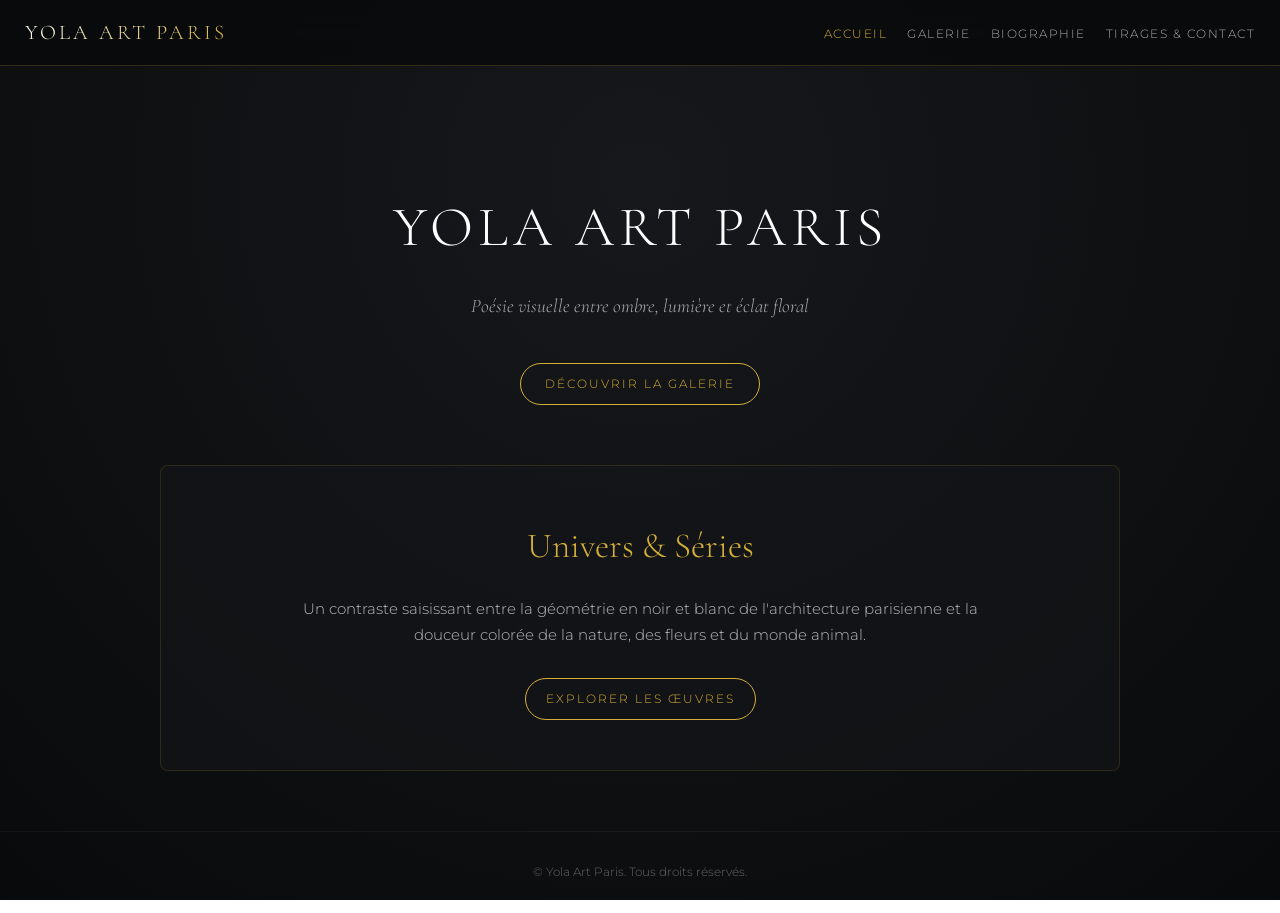
<file: index.html>
<!DOCTYPE html>
<html lang="fr">
<head>
  <meta charset="UTF-8">
  <meta name="viewport" content="width=device-width, initial-scale=1.0">
  <title>Yola Art Paris | Photographie d'Art</title>
  <link rel="preconnect" href="https://fonts.googleapis.com">
  <link rel="preconnect" href="https://fonts.gstatic.com" crossorigin>
  <link href="https://fonts.googleapis.com/css2?family=Cormorant+Garamond:ital,wght@0,300;0,400;1,300&family=Montserrat:wght@200;300;400&display=swap" rel="stylesheet">
  <link rel="stylesheet" href="style.css">
</head>
<body>

  <!-- NAVIGATION -->
  <nav>
    <a href="index.html" class="logo">Yola Art Paris</a>
    <ul class="nav-links">
      <li><a href="index.html" class="active">Accueil</a></li>
      <li><a href="galerie.html">Galerie</a></li>
      <li><a href="biographie.html">Biographie</a></li>
      <li><a href="contact.html">Tirages & Contact</a></li>
    </ul>
  </nav>

  <!-- HERO SECTION -->
  <header style="text-align: center; padding: 100px 20px 60px; max-width: 800px; margin: 0 auto;">
    <h1 style="font-family: 'Cormorant Garamond', serif; font-size: 3.5rem; font-weight: 300; letter-spacing: 5px; text-transform: uppercase; margin-bottom: 15px; color: #fff;">
      Yola Art Paris
    </h1>
    <p style="font-family: 'Cormorant Garamond', serif; font-size: 1.2rem; font-style: italic; color: #aaa; margin-bottom: 40px;">
      Poésie visuelle entre ombre, lumière et éclat floral
    </p>
    <a href="galerie.html" class="btn-gold">Découvrir la Galerie</a>
  </header>

  <!-- SECTION PRÉSENTATION APERÇU -->
  <main style="max-width: 1000px; margin: 0 auto; padding: 0 20px; text-align: center;">
    <div style="background: rgba(20, 22, 25, 0.6); border: 1px solid rgba(212, 175, 55, 0.15); border-radius: 8px; padding: 50px 30px; margin-bottom: 60px;">
      <h2 style="font-family: 'Cormorant Garamond', serif; font-size: 2.2rem; color: #d4af37; margin-bottom: 20px; font-weight: 300;">
        Univers & Séries
      </h2>
      <p style="color: #bbb; max-width: 700px; margin: 0 auto 30px; font-size: 0.95rem;">
        Un contraste saisissant entre la géométrie en noir et blanc de l'architecture parisienne et la douceur colorée de la nature, des fleurs et du monde animal.
      </p>
      <a href="galerie.html" class="btn-gold" style="font-size: 0.75rem; padding: 10px 20px;">Explorer les Œuvres</a>
    </div>
  </main>

  <footer>
    <p>© Yola Art Paris. Tous droits réservés.</p>
  </footer>

  <script src="script.js"defer></script>
</body>
</html>
</file>
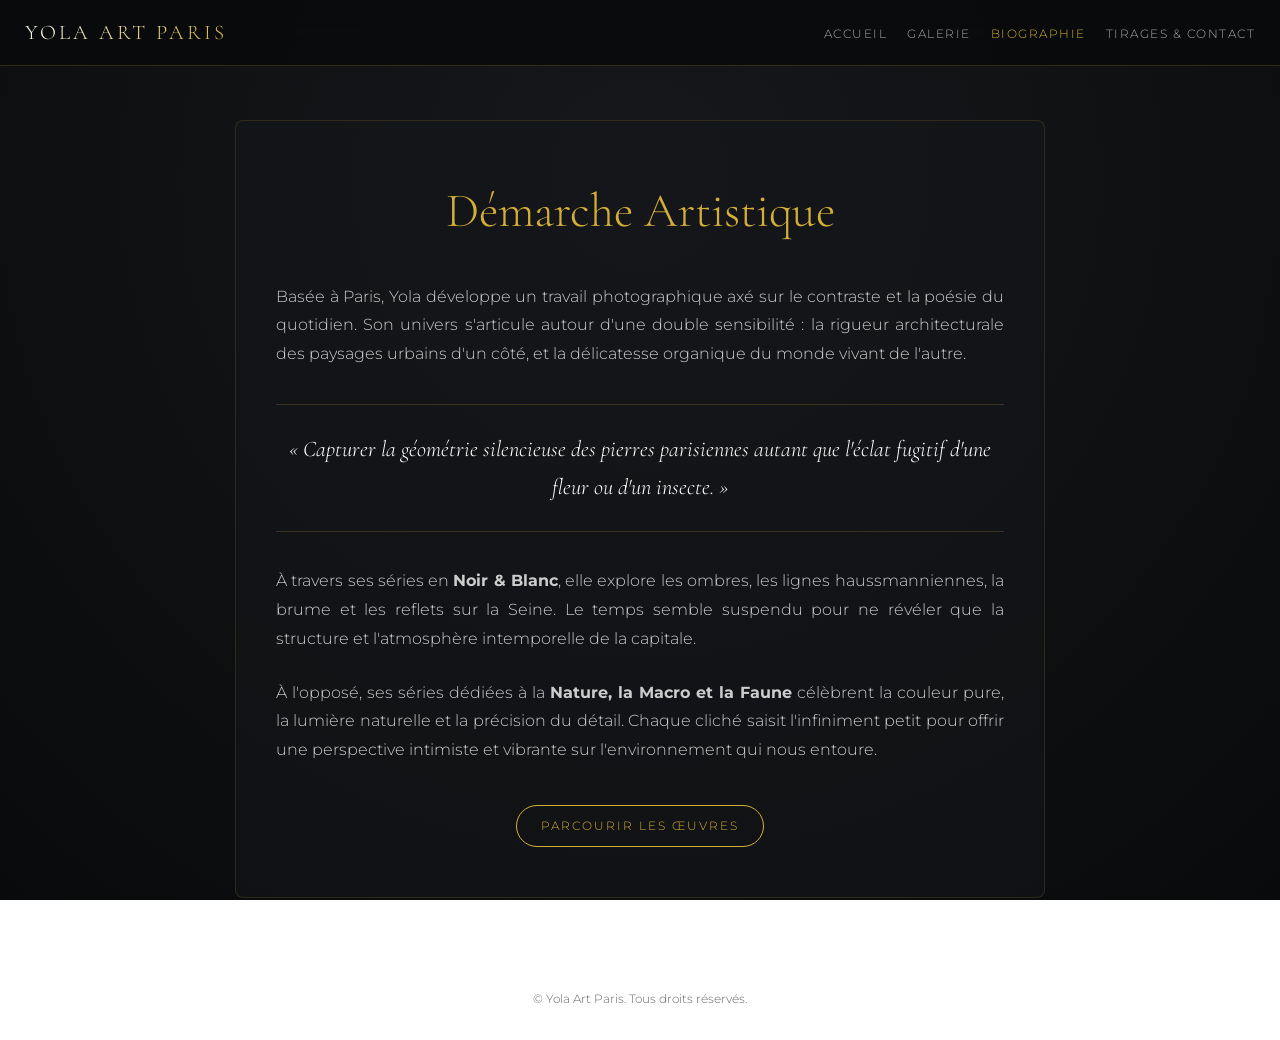
<file: biographie.html>
<!DOCTYPE html>
<html lang="fr">
<head>
  <meta charset="UTF-8">
  <meta name="viewport" content="width=device-width, initial-scale=1.0">
  <title>Biographie | Yola Art Paris</title>
  <link rel="preconnect" href="https://fonts.googleapis.com">
  <link rel="preconnect" href="https://fonts.gstatic.com" crossorigin>
  <link href="https://fonts.googleapis.com/css2?family=Cormorant+Garamond:ital,wght@0,300;0,400;1,300&family=Montserrat:wght@200;300;400&display=swap" rel="stylesheet">
  <link rel="stylesheet" href="style.css">
  <style>
    .bio-container {
      max-width: 850px;
      margin: 40px auto;
      padding: 0 20px;
    }
    .bio-card {
      background: rgba(20, 22, 25, 0.6);
      border: 1px solid rgba(212, 175, 55, 0.15);
      border-radius: 8px;
      padding: 50px 40px;
      margin-bottom: 40px;
    }
    .bio-card h1 {
      font-family: 'Cormorant Garamond', serif;
      font-size: 3rem;
      color: #d4af37;
      font-weight: 300;
      text-align: center;
      margin-bottom: 30px;
    }
    .bio-text p {
      color: #ccc;
      font-size: 1rem;
      line-height: 1.8;
      margin-bottom: 25px;
      text-align: justify;
    }
    .bio-quote {
      font-family: 'Cormorant Garamond', serif;
      font-style: italic;
      font-size: 1.4rem;
      color: #fff;
      text-align: center;
      border-top: 1px solid rgba(212, 175, 55, 0.2);
      border-bottom: 1px solid rgba(212, 175, 55, 0.2);
      padding: 25px 0;
      margin: 35px 0;
    }
  </style>
</head>
<body>

  <nav>
    <a href="index.html" class="logo">Yola Art Paris</a>
    <ul class="nav-links">
      <li><a href="index.html">Accueil</a></li>
      <li><a href="galerie.html">Galerie</a></li>
      <li><a href="biographie.html" class="active">Biographie</a></li>
      <li><a href="contact.html">Tirages & Contact</a></li>
    </ul>
  </nav>

  <main class="bio-container">
    <div class="bio-card">
      <h1>Démarche Artistique</h1>
      
      <div class="bio-text">
        <p>
          Basée à Paris, Yola développe un travail photographique axé sur le contraste et la poésie du quotidien. Son univers s'articule autour d'une double sensibilité : la rigueur architecturale des paysages urbains d'un côté, et la délicatesse organique du monde vivant de l'autre.
        </p>

        <div class="bio-quote">
          « Capturer la géométrie silencieuse des pierres parisiennes autant que l'éclat fugitif d'une fleur ou d'un insecte. »
        </div>

        <p>
          À travers ses séries en <strong>Noir & Blanc</strong>, elle explore les ombres, les lignes haussmanniennes, la brume et les reflets sur la Seine. Le temps semble suspendu pour ne révéler que la structure et l'atmosphère intemporelle de la capitale.
        </p>

        <p>
          À l'opposé, ses séries dédiées à la <strong>Nature, la Macro et la Faune</strong> célèbrent la couleur pure, la lumière naturelle et la précision du détail. Chaque cliché saisit l'infiniment petit pour offrir une perspective intimiste et vibrante sur l'environnement qui nous entoure.
        </p>
      </div>

      <div style="text-align: center; margin-top: 40px;">
        <a href="galerie.html" class="btn-gold">Parcourir les Œuvres</a>
      </div>
    </div>
  </main>

  <footer>
    <p>© Yola Art Paris. Tous droits réservés.</p>
  </footer>

  <script src="script.js"></script>
</body>
</html>
</file>
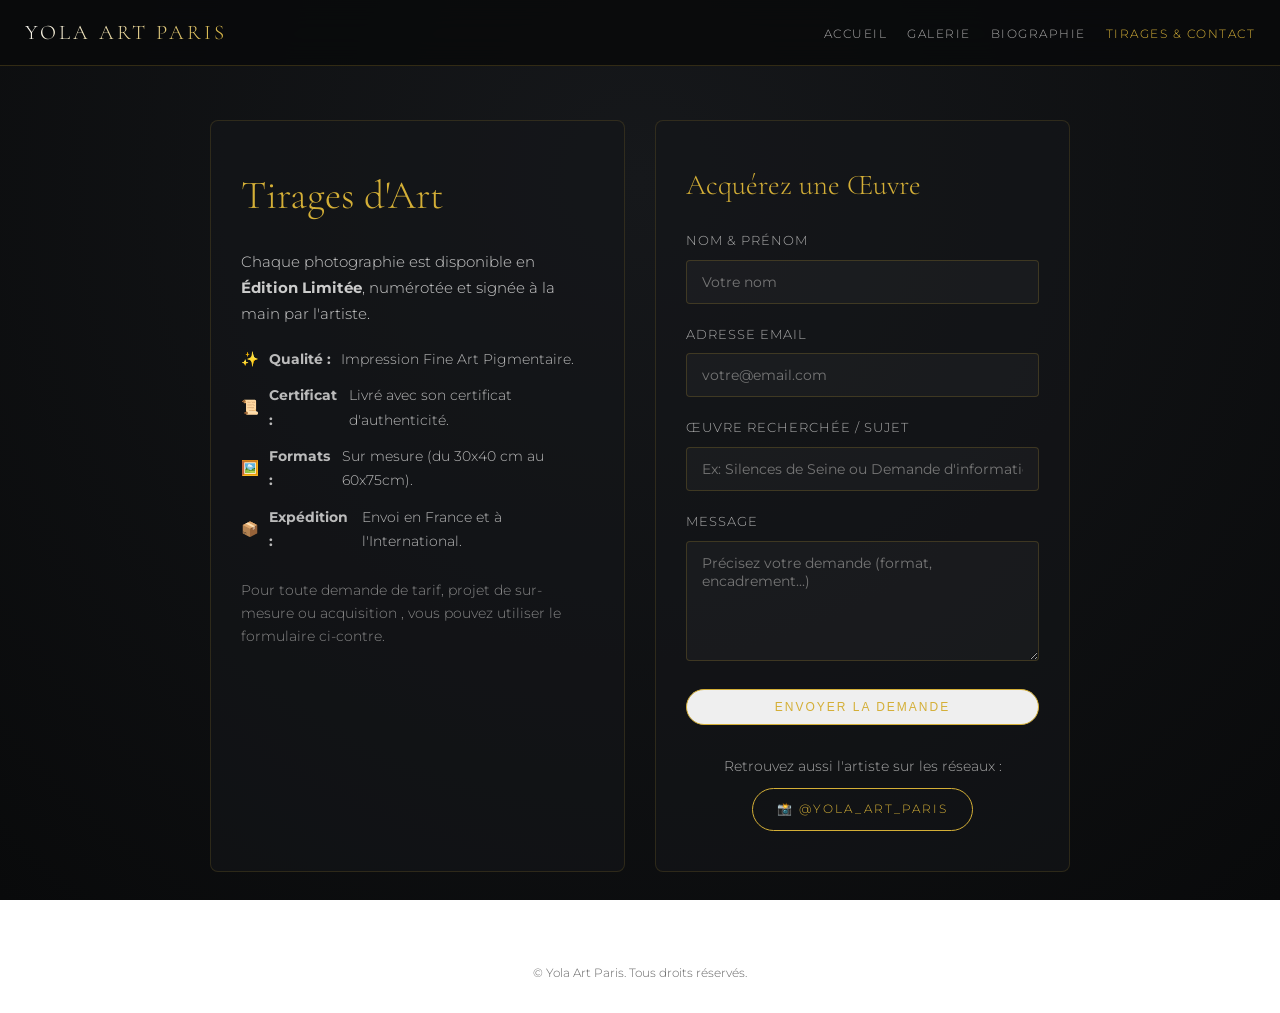
<file: contact.html>
<!DOCTYPE html>
<html lang="fr">
<head>
  <meta charset="UTF-8">
  <meta name="viewport" content="width=device-width, initial-scale=1.0">
  <title>Tirages & Contact | Yola Art Paris</title>
  <link rel="preconnect" href="https://fonts.googleapis.com">
  <link rel="preconnect" href="https://fonts.gstatic.com" crossorigin>
  <link href="https://fonts.googleapis.com/css2?family=Cormorant+Garamond:ital,wght@0,300;0,400;1,300&family=Montserrat:wght@200;300;400&display=swap" rel="stylesheet">
  <link rel="stylesheet" href="style.css">
  <style>
    .contact-container {
      max-width: 900px;
      margin: 40px auto;
      padding: 0 20px;
      display: grid;
      grid-template-columns: repeat(auto-fit, minmax(320px, 1fr));
      gap: 30px;
    }
    .contact-card {
      background: rgba(20, 22, 25, 0.6);
      border: 1px solid rgba(212, 175, 55, 0.15);
      border-radius: 8px;
      padding: 40px 30px;
    }
    .contact-card h1, .contact-card h2 {
      font-family: 'Cormorant Garamond', serif;
      color: #d4af37;
      font-weight: 300;
      margin-bottom: 20px;
    }
    .contact-card h1 { font-size: 2.5rem; }
    .contact-card h2 { font-size: 1.8rem; }
    .contact-card p {
      color: #ccc;
      font-size: 0.95rem;
      line-height: 1.7;
      margin-bottom: 20px;
    }
    .info-list {
      list-style: none;
      padding: 0;
      margin-bottom: 25px;
    }
    .info-list li {
      color: #bbb;
      font-size: 0.9rem;
      margin-bottom: 12px;
      display: flex;
      align-items: center;
      gap: 10px;
    }
    .form-group {
      margin-bottom: 20px;
    }
    .form-group label {
      display: block;
      color: #aaa;
      font-size: 0.8rem;
      text-transform: uppercase;
      letter-spacing: 1px;
      margin-bottom: 8px;
    }
    .form-group input, .form-group textarea {
      width: 100%;
      padding: 12px 15px;
      background: rgba(255, 255, 255, 0.03);
      border: 1px solid rgba(212, 175, 55, 0.2);
      border-radius: 4px;
      color: #fff;
      font-family: 'Montserrat', sans-serif;
      font-size: 0.9rem;
      outline: none;
      transition: border-color 0.3s;
    }
    .form-group input:focus, .form-group textarea:focus {
      border-color: #d4af37;
    }
    .form-group textarea {
      resize: vertical;
      height: 120px;
    }
  </style>
</head>
<body>

  <!-- NAVIGATION -->
  <nav>
    <a href="index.html" class="logo">Yola Art Paris</a>
    <ul class="nav-links">
      <li><a href="index.html">Accueil</a></li>
      <li><a href="galerie.html">Galerie</a></li>
      <li><a href="biographie.html">Biographie</a></li>
      <li><a href="contact.html" class="active">Tirages & Contact</a></li>
    </ul>
  </nav>

  <main class="contact-container">
    
    <!-- INFORMATIONS SUR LES TIRAGES -->
    <div class="contact-card">
      <h1>Tirages d'Art</h1>
      <p>
        Chaque photographie est disponible en <strong>Édition Limitée</strong>, numérotée et signée à la main par l'artiste.
      </p>

      <ul class="info-list">
        <li>✨ <strong>Qualité :</strong> Impression Fine Art Pigmentaire.</li>
        <li>📜 <strong>Certificat :</strong> Livré avec son certificat d'authenticité.</li>
        <li>🖼️ <strong>Formats :</strong> Sur mesure (du 30x40 cm au 60x75cm).</li>
        <li>📦 <strong>Expédition :</strong> Envoi en France et à l'International.</li>
      </ul>

      <p style="font-size: 0.85rem; color: #888;">
        Pour toute demande de tarif, projet de sur-mesure ou acquisition , vous pouvez utiliser le formulaire ci-contre.
      </p>
    </div>

    <!-- FORMULAIRE DE CONTACT -->
    <div class="contact-card">
      <h2>Acquérez une Œuvre</h2>
      
      <form action="https://formspree.io/f/xbjnqpyz" method="POST">
        <div class="form-group">
          <label for="nom">Nom & Prénom</label>
          <input type="text" id="nom" name="nom" placeholder="Votre nom" required>
        </div>

        <div class="form-group">
          <label for="email">Adresse Email</label>
          <input type="email" id="email" name="email" placeholder="votre@email.com" required>
        </div>

        <div class="form-group">
          <label for="oeuvre">Œuvre recherchée / Sujet</label>
          <input type="text" id="oeuvre" name="oeuvre" placeholder="Ex: Silences de Seine ou Demande d'information">
        </div>

        <div class="form-group">
          <label for="message">Message</label>
          <textarea id="message" name="message" placeholder="Précisez votre demande (format, encadrement...)" required></textarea>
        </div>

        <button type="submit" class="btn-gold" style="width: 100%; cursor: pointer;">Envoyer la demande</button>
      </form>
      <div style="margin-top: 30px; text-align: center;">
  <p style="color: #aaa; font-size: 0.85rem; margin-bottom: 10px;">Retrouvez aussi l'artiste sur les réseaux :</p>
  <a href="https://instagram.com/yola_art_paris" target="_blank" class="btn-gold">
    📸 @yola_art_paris
  </a>
</div>
    </div>

  </main>

  <footer>
    <p>© Yola Art Paris. Tous droits réservés.</p>
  </footer>

  <script src="script.js"></script>
</body>
</html>
</file>
<file: style.css>
* { box-sizing: border-box; margin: 0; padding: 0; }
html { scroll-behavior: smooth; }

body {
  background: radial-gradient(circle at 50% 20%, #16181b 0%, #090a0b 100%);
  background-attachment: fixed;
  color: #e0e0e0;
  font-family: 'Montserrat', sans-serif;
  font-weight: 300;
  line-height: 1.7;
  padding-top: 80px;
}

/* NAVIGATION FIXE */
nav {
  position: fixed; top: 0; left: 0; width: 100%;
  background: rgba(10, 11, 12, 0.95);
  backdrop-filter: blur(15px);
  border-bottom: 1px solid rgba(212, 175, 55, 0.2);
  z-index: 1000; padding: 15px 25px;
  display: flex; justify-content: space-between; align-items: center;
}

.logo {
  font-family: 'Cormorant Garamond', serif;
  font-size: 1.3rem; letter-spacing: 3px; text-transform: uppercase;
  background: linear-gradient(135deg, #ffffff 0%, #d4af37 100%);
  -webkit-background-clip: text; -webkit-text-fill-color: transparent;
  text-decoration: none;
}

.nav-links { display: flex; gap: 20px; list-style: none; }
.nav-links a {
  color: #aaa; text-decoration: none; font-size: 0.75rem;
  letter-spacing: 1.5px; text-transform: uppercase; transition: color 0.3s;
}
.nav-links a:hover, .nav-links a.active { color: #d4af37; }

/* BOUTONS */
.btn-gold {
  display: inline-block; padding: 10px 24px;
  border: 1px solid #d4af37; color: #d4af37;
  text-decoration: none; font-size: 0.75rem;
  letter-spacing: 2px; text-transform: uppercase;
  border-radius: 30px; transition: all 0.4s;
}
.btn-gold:hover { background: #d4af37; color: #000; box-shadow: 0 0 15px rgba(212, 175, 55, 0.4); }

/* ANIMATIONS AU SCROLL */
.hidden-element {
  opacity: 0; transform: translateY(30px);
  transition: opacity 0.8s ease-out, transform 0.8s ease-out;
}
.show-element { opacity: 1; transform: translateY(0); }

/* LIGHTBOX & FLÈCHES DE NAVIGATION */
.lightbox {
  display: none; position: fixed; top: 0; left: 0; width: 100%; height: 100%;
  background: rgba(0,0,0,0.95); z-index: 2000; justify-content: center; align-items: center;
}
.lightbox-img { max-width: 90%; max-height: 75vh; object-fit: contain; box-shadow: 0 0 30px rgba(0,0,0,0.8); }
.close-lightbox { position: absolute; top: 15px; right: 20px; color: #d4af37; font-size: 35px; cursor: pointer; }
.nav-arrow {
  position: absolute; top: 50%; transform: translateY(-50%);
  color: #d4af37; font-size: 30px; cursor: pointer; padding: 10px;
  user-select: none; transition: transform 0.2s;
}
.nav-arrow:hover { transform: translateY(-50%) scale(1.2); }
.prev-lightbox { left: 10px; }
.next-lightbox { right: 10px; }

footer {
  text-align: center; padding: 30px 15px; margin-top: 60px;
  border-top: 1px solid rgba(255, 255, 255, 0.05); color: #666; font-size: 0.75rem;
}

/* ===================================================
   ADAPTATION MOBILE (RESPONSIVE DESIGN)
   =================================================== */
@media (max-width: 768px) {
  body { padding-top: 110px; }
  
  /* Menu sur 2 lignes pour téléphone */
  nav {
    flex-direction: column;
    gap: 12px;
    padding: 12px 15px;
  }

  .nav-links {
    gap: 15px;
    flex-wrap: wrap;
    justify-content: center;
  }

  .nav-links a { font-size: 0.7rem; letter-spacing: 1px; }

  /* Ajustements des grilles de photos et blocs */
  .gallery-grid, .grid {
    grid-template-columns: 1fr !important; /* 1 seule colonne d'images */
    gap: 20px !important;
    padding: 0 15px !important;
  }

  /* Formulaires et cartes */
  .contact-card, .bio-card {
    padding: 20px !important;
    margin: 10px !important;
  }

  .lightbox-img { max-width: 95%; max-height: 70vh; }
  .nav-arrow { font-size: 24px; padding: 5px; }
}

/* Empêcher de glisser/déposer les images sur le bureau */
img {
    user-select: none;
    -webkit-user-drag: none;
}

/* Empêcher l'impression des photos */
@media print {
    img, .gallery-grid, .gallery-item {
        display: none !important;
    }
    body::before {
        content: "L'impression des œuvres de Yola Art Paris est strictement interdite.";
        font-size: 1.2rem;
        font-weight: bold;
        text-align: center;
        display: block;
        margin-top: 50px;
    }
}
</file>
